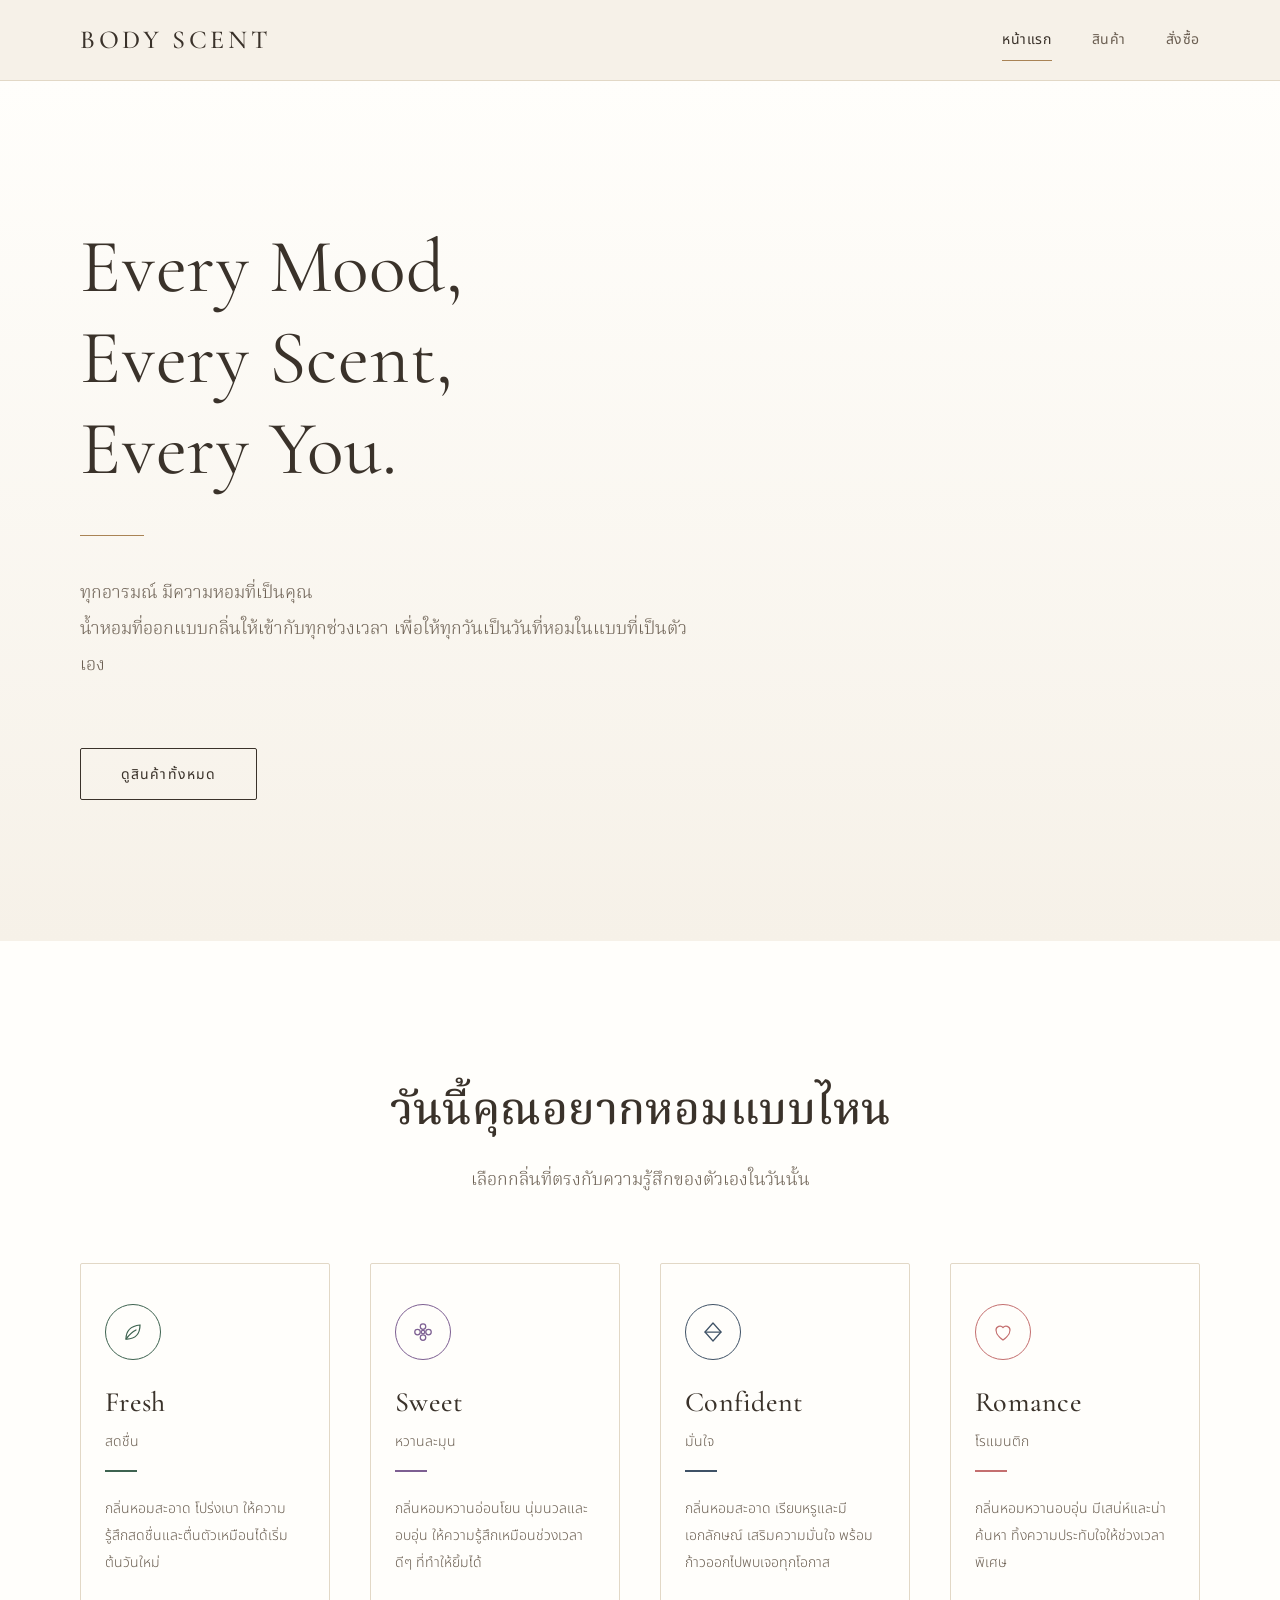
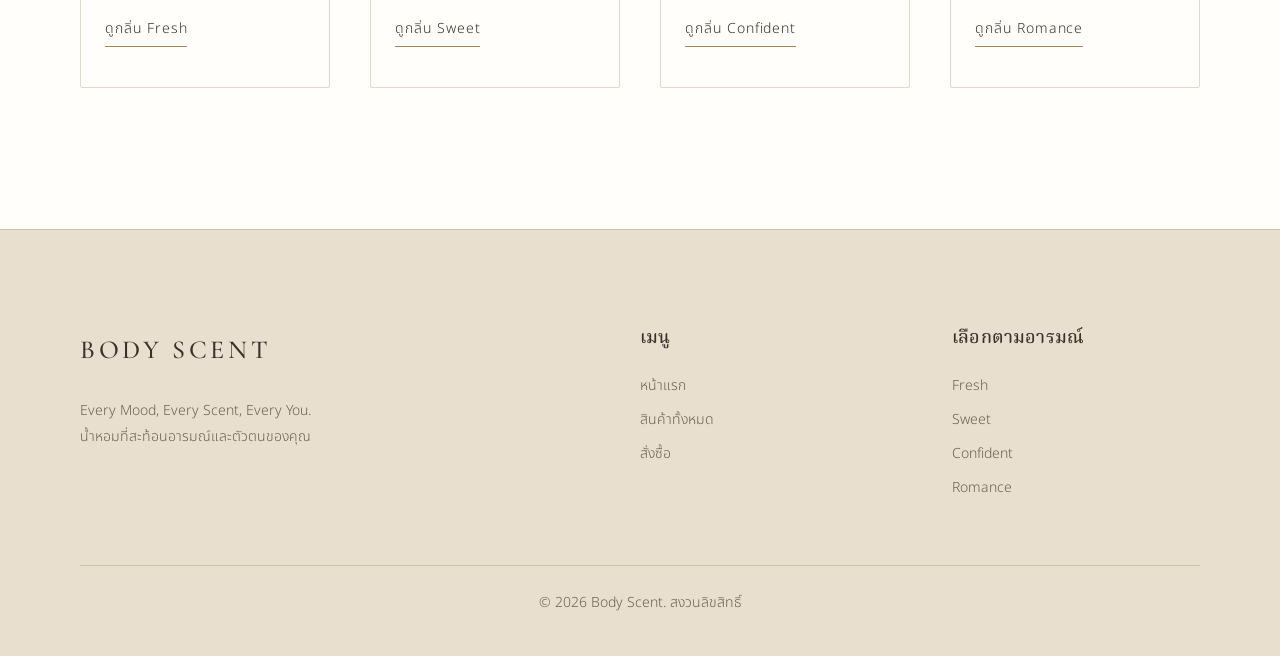
<file: index.html>
<!DOCTYPE html>
<html lang="th">
<head>
  <meta charset="UTF-8">
  <meta name="viewport" content="width=device-width, initial-scale=1">
  <title>Body Scent | Every Mood, Every Scent, Every You.</title>
  <meta name="description" content="Body Scent น้ำหอมฉีดตัวและโรลออนที่ออกแบบกลิ่นให้เข้ากับทุกอารมณ์ เลือกกลิ่นที่ตรงกับความรู้สึกของคุณในวันนี้">
  <link rel="stylesheet" href="style.css">

  <!-- สไตล์เฉพาะหน้าแรก (ย้ายไปรวมใน style.css ได้ภายหลัง) -->
  <style>
    /* Hero เต็มจอแรกที่เห็น (หักความสูง header 80px) */
    .hero--full {
      display: flex;
      align-items: center;
      min-height: calc(100vh - 80px);
      min-height: calc(100svh - 80px);
    }

    .hero--full .hero__content {
      animation: hero-in 1.4s var(--ease) both;
    }

    .hero__title span {
      display: block;
    }

    .hero__rule {
      width: 64px;
      height: 1px;
      margin: 0 0 var(--space-4);
      background: var(--color-accent);
      border: 0;
    }

    @keyframes hero-in {
      from { opacity: 0; transform: translateY(14px); }
      to { opacity: 1; transform: none; }
    }

    /* การ์ด mood: ทั้งใบเป็นลิงก์ ไปหน้า product.html?mood=xxx */
    .mood-card {
      display: flex;
      flex-direction: column;
      align-items: flex-start;
      padding: var(--space-4) var(--space-3);
      background: var(--color-white);
      border: var(--hairline-soft);
      border-radius: var(--radius);
      color: inherit;
      text-decoration: none;
      transition: border-color 0.4s var(--ease);
    }

    .mood-card:hover {
      color: inherit;
      border-color: var(--color-accent-soft);
    }

    .mood-card .mood-icon {
      margin-bottom: var(--space-3);
    }

    .mood-card h3 {
      margin-bottom: 0;
    }

    .mood-card__th {
      margin: var(--space-1) 0 0;
      font-size: var(--text-sm);
      color: var(--color-ink-soft);
    }

    .mood-card .mood-line {
      margin-bottom: var(--space-3);
    }

    .mood-card__desc {
      margin-bottom: var(--space-4);
      font-size: var(--text-sm);
      line-height: 1.9;
      color: var(--color-ink-soft);
    }

    .mood-card .link-line {
      margin-top: auto;
    }

    .mood-card:hover .link-line {
      color: var(--color-accent-deep);
    }

    .site-footer__copy {
      max-width: none;
      margin-bottom: 0;
    }
  </style>
</head>
<body>

  <header class="site-header">
    <div class="container site-header__inner">
      <a class="brand" href="index.html">BODY SCENT</a>
      <nav class="nav" aria-label="เมนูหลัก">
        <a href="index.html" aria-current="page">หน้าแรก</a>
        <a href="product.html">สินค้า</a>
        <a href="order.html">สั่งซื้อ</a>
      </nav>
    </div>
  </header>

  <main>

    <!-- Hero -->
    <section class="hero hero--full">
      <div class="container">
        <div class="hero__content">
          <h1 class="hero__title">
            <span>Every Mood,</span>
            <span>Every Scent,</span>
            <span>Every You.</span>
          </h1>
          <hr class="hero__rule">
          <p class="lead">ทุกอารมณ์ มีความหอมที่เป็นคุณ<br>
            น้ำหอมที่ออกแบบกลิ่นให้เข้ากับทุกช่วงเวลา เพื่อให้ทุกวันเป็นวันที่หอมในแบบที่เป็นตัวเอง</p>
          <div class="hero__actions">
            <a class="btn" href="product.html">ดูสินค้าทั้งหมด</a>
          </div>
        </div>
      </div>
    </section>

    <!-- เลือกตาม Mood -->
    <section class="section section--white" id="mood">
      <div class="container">
        <div class="section__header">
          <h2>วันนี้คุณอยากหอมแบบไหน</h2>
          <p class="lead">เลือกกลิ่นที่ตรงกับความรู้สึกของตัวเองในวันนั้น</p>
        </div>

        <div class="grid grid--4">

          <a class="mood-card" href="product.html?mood=fresh" data-mood="fresh">
            <span class="mood-icon" aria-hidden="true">
              <svg viewBox="0 0 24 24" stroke-linecap="round" stroke-linejoin="round">
                <path d="M5 19c0-8 5-13 14-14 0 9-5 14-13 14"/>
                <path d="M5 19c3-4 6-7 10-9"/>
              </svg>
            </span>
            <h3>Fresh</h3>
            <p class="mood-card__th">สดชื่น</p>
            <span class="mood-line"></span>
            <p class="mood-card__desc">กลิ่นหอมสะอาด โปร่งเบา ให้ความรู้สึกสดชื่นและตื่นตัวเหมือนได้เริ่มต้นวันใหม่</p>
            <span class="link-line">ดูกลิ่น Fresh</span>
          </a>

          <a class="mood-card" href="product.html?mood=sweet" data-mood="sweet">
            <span class="mood-icon" aria-hidden="true">
              <svg viewBox="0 0 24 24" stroke-linecap="round" stroke-linejoin="round">
                <circle cx="12" cy="12" r="1.75"/>
                <circle cx="12" cy="6.5" r="2.75"/>
                <circle cx="12" cy="17.5" r="2.75"/>
                <circle cx="6.5" cy="12" r="2.75"/>
                <circle cx="17.5" cy="12" r="2.75"/>
              </svg>
            </span>
            <h3>Sweet</h3>
            <p class="mood-card__th">หวานละมุน</p>
            <span class="mood-line"></span>
            <p class="mood-card__desc">กลิ่นหอมหวานอ่อนโยน นุ่มนวลและอบอุ่น ให้ความรู้สึกเหมือนช่วงเวลาดีๆ ที่ทำให้ยิ้มได้</p>
            <span class="link-line">ดูกลิ่น Sweet</span>
          </a>

          <a class="mood-card" href="product.html?mood=confident" data-mood="confident">
            <span class="mood-icon" aria-hidden="true">
              <svg viewBox="0 0 24 24" stroke-linecap="round" stroke-linejoin="round">
                <path d="M12 3l8 9-8 9-8-9z"/>
                <path d="M4 12h16"/>
              </svg>
            </span>
            <h3>Confident</h3>
            <p class="mood-card__th">มั่นใจ</p>
            <span class="mood-line"></span>
            <p class="mood-card__desc">กลิ่นหอมสะอาด เรียบหรูและมีเอกลักษณ์ เสริมความมั่นใจ พร้อมก้าวออกไปพบเจอทุกโอกาส</p>
            <span class="link-line">ดูกลิ่น Confident</span>
          </a>

          <a class="mood-card" href="product.html?mood=romance" data-mood="romance">
            <span class="mood-icon" aria-hidden="true">
              <svg viewBox="0 0 24 24" stroke-linecap="round" stroke-linejoin="round">
                <path d="M12 20s-7-4.5-7-10a4 4 0 0 1 7-2.5A4 4 0 0 1 19 10c0 5.5-7 10-7 10z"/>
              </svg>
            </span>
            <h3>Romance</h3>
            <p class="mood-card__th">โรแมนติก</p>
            <span class="mood-line"></span>
            <p class="mood-card__desc">กลิ่นหอมหวานอบอุ่น มีเสน่ห์และน่าค้นหา ทิ้งความประทับใจให้ช่วงเวลาพิเศษ</p>
            <span class="link-line">ดูกลิ่น Romance</span>
          </a>

        </div>
      </div>
    </section>

  </main>

  <footer class="site-footer">
    <div class="container">
      <div class="site-footer__grid">
        <div>
          <a class="brand" href="index.html">BODY SCENT</a>
          <p class="mt-3">Every Mood, Every Scent, Every You.<br>
            น้ำหอมที่สะท้อนอารมณ์และตัวตนของคุณ</p>
        </div>
        <div>
          <h4>เมนู</h4>
          <ul>
            <li><a href="index.html">หน้าแรก</a></li>
            <li><a href="product.html">สินค้าทั้งหมด</a></li>
            <li><a href="order.html">สั่งซื้อ</a></li>
          </ul>
        </div>
        <div>
          <h4>เลือกตามอารมณ์</h4>
          <ul>
            <li><a href="product.html?mood=fresh">Fresh</a></li>
            <li><a href="product.html?mood=sweet">Sweet</a></li>
            <li><a href="product.html?mood=confident">Confident</a></li>
            <li><a href="product.html?mood=romance">Romance</a></li>
          </ul>
        </div>
      </div>
      <p class="site-footer__copy">&copy; 2026 Body Scent. สงวนลิขสิทธิ์</p>
    </div>
  </footer>

  <script src="script.js"></script>
</body>
</html>
</file>
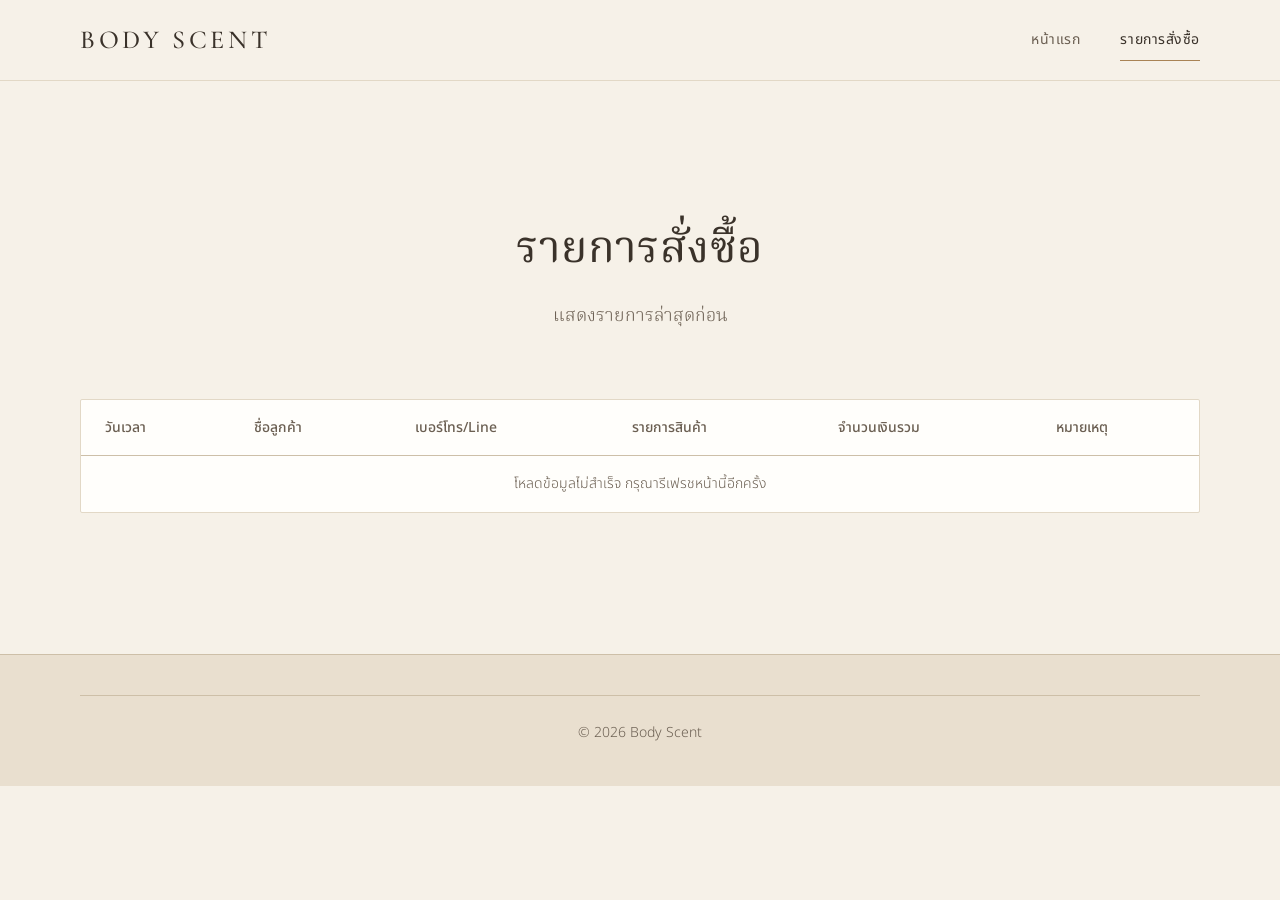
<file: admin.html>
<!DOCTYPE html>
<html lang="th">
<head>
  <meta charset="UTF-8">
  <meta name="viewport" content="width=device-width, initial-scale=1">
  <title>รายการสั่งซื้อ | Body Scent Admin</title>
  <meta name="robots" content="noindex, nofollow">
  <link rel="stylesheet" href="style.css">

  <!-- สไตล์เฉพาะหน้าแอดมิน (ย้ายไปรวมใน style.css ได้ภายหลัง) -->
  <style>
    .page-title {
      font-size: var(--text-xl);
    }

    .table-wrap {
      overflow-x: auto;
      background: var(--color-white);
      border: var(--hairline-soft);
      border-radius: var(--radius);
    }

    #ordersTable {
      width: 100%;
      min-width: 820px;
      border-collapse: collapse;
      font-size: var(--text-sm);
      line-height: 1.7;
    }

    #ordersTable th,
    #ordersTable td {
      padding: var(--space-2) var(--space-3);
      text-align: left;
      vertical-align: top;
      border-bottom: var(--hairline-soft);
    }

    #ordersTable thead th {
      font-weight: 500;
      white-space: nowrap;
      color: var(--color-ink-soft);
      border-bottom: var(--hairline);
    }

    #ordersTable tbody tr:last-child td {
      border-bottom: 0;
    }

    #ordersTable tbody tr:hover {
      background: var(--color-cream);
    }

    /* วันเวลาและจำนวนเงินไม่ตัดบรรทัด ส่วนรายการ/หมายเหตุให้ตัดคำได้ */
    #ordersTable td:nth-child(1),
    #ordersTable td:nth-child(5) {
      white-space: nowrap;
    }

    #ordersTable td:nth-child(4),
    #ordersTable td:nth-child(6) {
      min-width: 180px;
    }

    .site-footer__copy {
      max-width: none;
      margin: 0;
    }

    .admin-footer {
      padding-block: var(--space-4);
    }
  </style>
</head>
<body>

  <header class="site-header">
    <div class="container site-header__inner">
      <a class="brand" href="index.html">BODY SCENT</a>
      <nav class="nav" aria-label="เมนูหลัก">
        <a href="index.html">หน้าแรก</a>
        <a href="admin.html" aria-current="page">รายการสั่งซื้อ</a>
      </nav>
    </div>
  </header>

  <main>
    <section class="section">
      <div class="container">

        <div class="section__header">
          <h1 class="page-title">รายการสั่งซื้อ</h1>
          <p class="lead">แสดงรายการล่าสุดก่อน</p>
        </div>

        <div class="table-wrap">
          <table id="ordersTable">
            <thead>
              <tr>
                <th scope="col">วันเวลา</th>
                <th scope="col">ชื่อลูกค้า</th>
                <th scope="col">เบอร์โทร/Line</th>
                <th scope="col">รายการสินค้า</th>
                <th scope="col">จำนวนเงินรวม</th>
                <th scope="col">หมายเหตุ</th>
              </tr>
            </thead>
            <tbody></tbody>
          </table>
        </div>

      </div>
    </section>
  </main>

  <footer class="site-footer admin-footer">
    <div class="container">
      <p class="site-footer__copy">&copy; 2026 Body Scent</p>
    </div>
  </footer>

  <script src="script.js"></script>
</body>
</html>
</file>
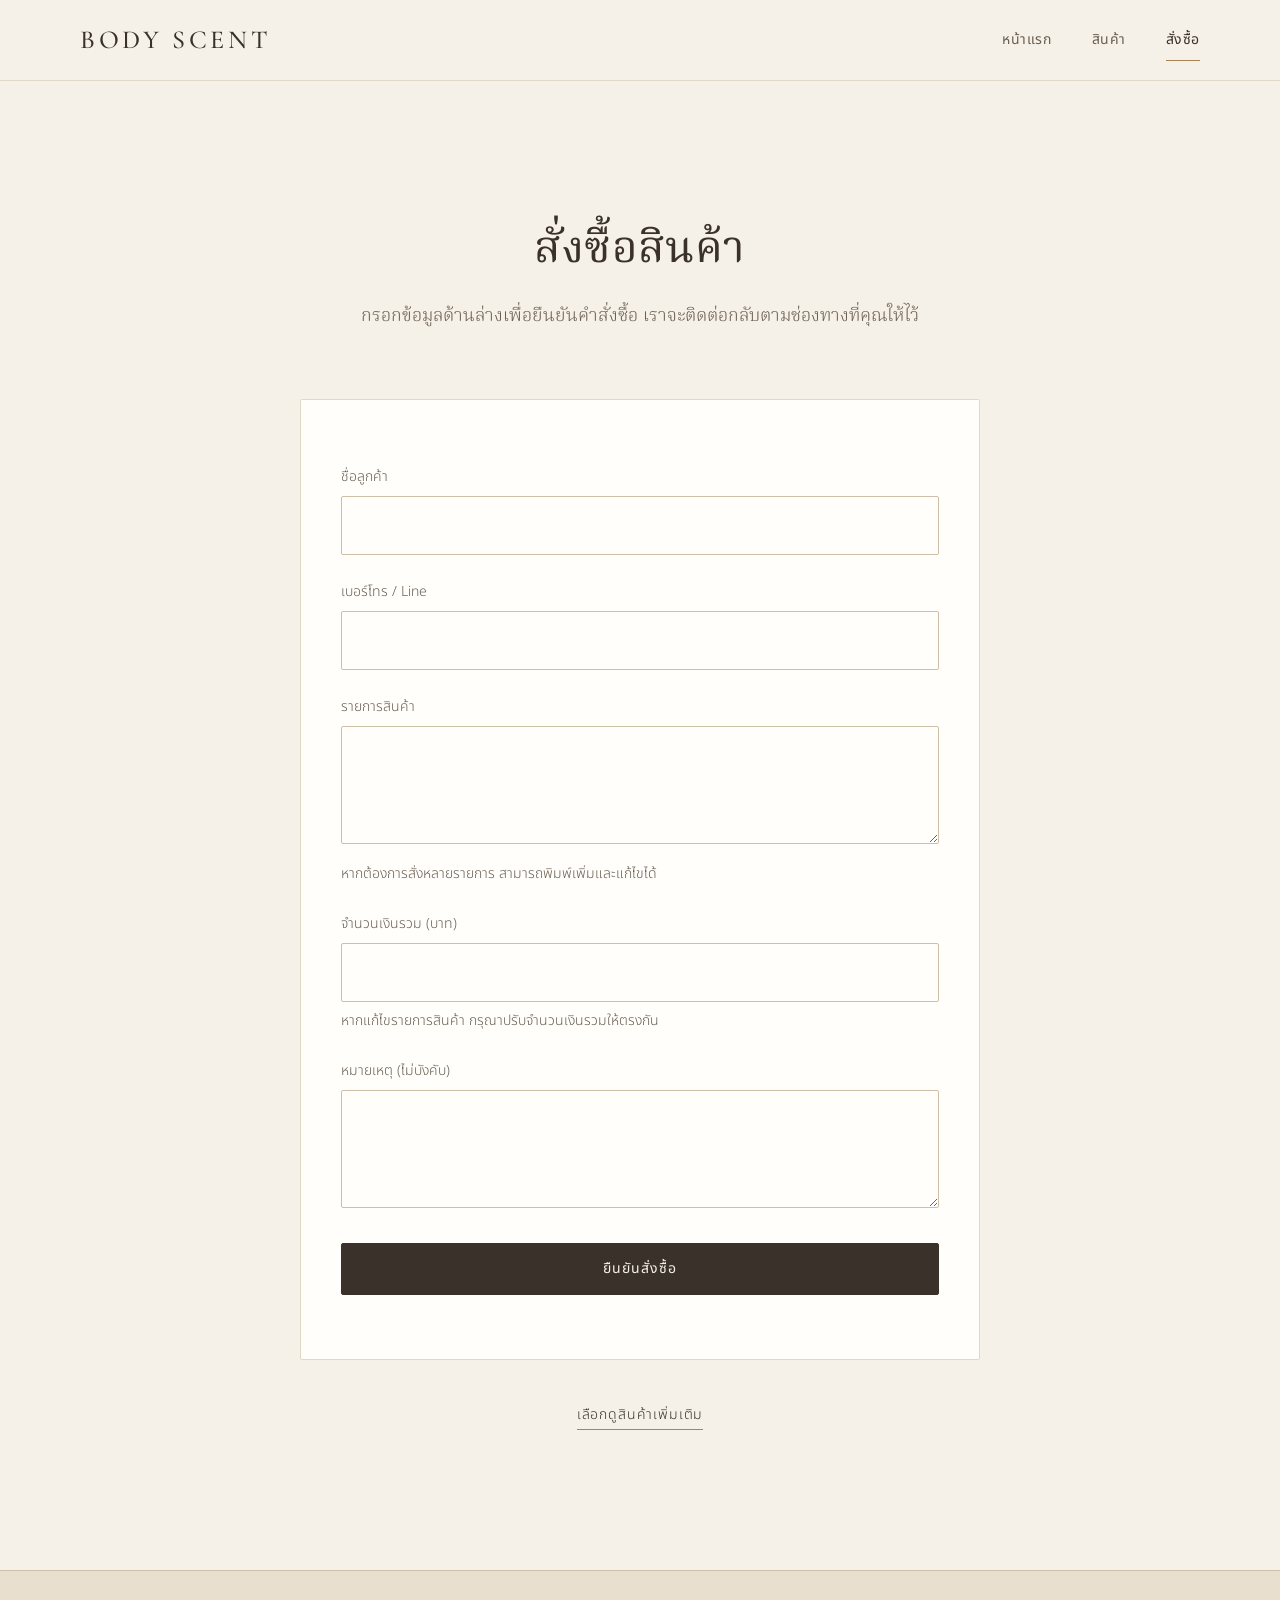
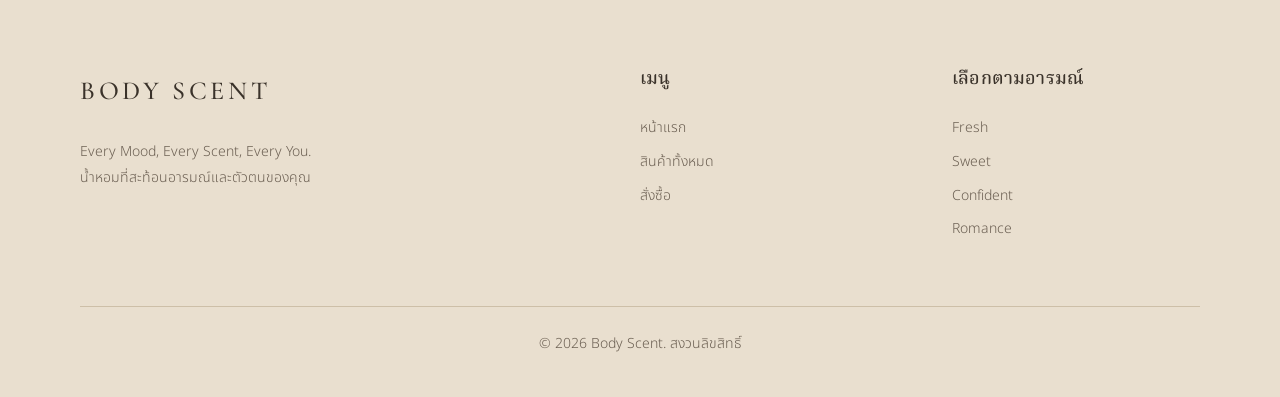
<file: order.html>
<!DOCTYPE html>
<html lang="th">
<head>
  <meta charset="UTF-8">
  <meta name="viewport" content="width=device-width, initial-scale=1">
  <title>สั่งซื้อ | Body Scent</title>
  <meta name="description" content="สั่งซื้อน้ำหอมฉีดตัวและโรลออน Body Scent กรอกข้อมูลเพื่อยืนยันคำสั่งซื้อ">
  <link rel="stylesheet" href="style.css">

  <!-- สไตล์เฉพาะหน้าสั่งซื้อ (ย้ายไปรวมใน style.css ได้ภายหลัง) -->
  <style>
    .page-title {
      font-size: var(--text-xl);
    }

    .order-card {
      padding: var(--space-5) var(--space-4);
      background: var(--color-white);
      border: var(--hairline-soft);
      border-radius: var(--radius);
    }

    .field__hint {
      margin: 0.4rem 0 0;
      font-size: var(--text-sm);
      color: var(--color-ink-soft);
    }

    .order-card .btn {
      margin-top: var(--space-3);
    }

    .order-back {
      margin-top: var(--space-4);
      text-align: center;
    }

    .order-back p {
      max-width: none;
      margin: 0;
    }

    .site-footer__copy {
      max-width: none;
      margin-bottom: 0;
    }

    @media (max-width: 600px) {
      .order-card {
        padding: var(--space-4) var(--space-3);
      }
    }
  </style>
</head>
<body>

  <header class="site-header">
    <div class="container site-header__inner">
      <a class="brand" href="index.html">BODY SCENT</a>
      <nav class="nav" aria-label="เมนูหลัก">
        <a href="index.html">หน้าแรก</a>
        <a href="product.html">สินค้า</a>
        <a href="order.html" aria-current="page">สั่งซื้อ</a>
      </nav>
    </div>
  </header>

  <main>
    <section class="section">
      <div class="container container--narrow">

        <div class="section__header">
          <h1 class="page-title">สั่งซื้อสินค้า</h1>
          <p class="lead">กรอกข้อมูลด้านล่างเพื่อยืนยันคำสั่งซื้อ เราจะติดต่อกลับตามช่องทางที่คุณให้ไว้</p>
        </div>

        <div class="order-card">
          <form id="orderForm">

            <div class="field">
              <label for="customerName">ชื่อลูกค้า</label>
              <input class="input" type="text" id="customerName" name="customerName"
                     autocomplete="name" required>
            </div>

            <div class="field">
              <label for="contact">เบอร์โทร / Line</label>
              <input class="input" type="text" id="contact" name="contact"
                     autocomplete="off" required>
            </div>

            <div class="field">
              <label for="items">รายการสินค้า</label>
              <textarea class="textarea" id="items" name="items" rows="3" required
                        style="min-height: 90px;"></textarea>
              <p class="field__hint">หากต้องการสั่งหลายรายการ สามารถพิมพ์เพิ่มและแก้ไขได้</p>
            </div>

            <div class="field">
              <label for="total">จำนวนเงินรวม (บาท)</label>
              <input class="input" type="number" id="total" name="total"
                     min="0" step="any" inputmode="decimal" required>
              <p class="field__hint">หากแก้ไขรายการสินค้า กรุณาปรับจำนวนเงินรวมให้ตรงกัน</p>
            </div>

            <div class="field">
              <label for="note">หมายเหตุ (ไม่บังคับ)</label>
              <textarea class="textarea" id="note" name="note" rows="3"
                        style="min-height: 90px;"></textarea>
            </div>

            <button class="btn btn--solid btn--block" type="submit">ยืนยันสั่งซื้อ</button>

          </form>
        </div>

        <div class="order-back">
          <p><a class="link-line" href="product.html">เลือกดูสินค้าเพิ่มเติม</a></p>
        </div>

      </div>
    </section>
  </main>

  <footer class="site-footer">
    <div class="container">
      <div class="site-footer__grid">
        <div>
          <a class="brand" href="index.html">BODY SCENT</a>
          <p class="mt-3">Every Mood, Every Scent, Every You.<br>
            น้ำหอมที่สะท้อนอารมณ์และตัวตนของคุณ</p>
        </div>
        <div>
          <h4>เมนู</h4>
          <ul>
            <li><a href="index.html">หน้าแรก</a></li>
            <li><a href="product.html">สินค้าทั้งหมด</a></li>
            <li><a href="order.html">สั่งซื้อ</a></li>
          </ul>
        </div>
        <div>
          <h4>เลือกตามอารมณ์</h4>
          <ul>
            <li><a href="product.html?mood=fresh">Fresh</a></li>
            <li><a href="product.html?mood=sweet">Sweet</a></li>
            <li><a href="product.html?mood=confident">Confident</a></li>
            <li><a href="product.html?mood=romance">Romance</a></li>
          </ul>
        </div>
      </div>
      <p class="site-footer__copy">&copy; 2026 Body Scent. สงวนลิขสิทธิ์</p>
    </div>
  </footer>

  <script src="script.js"></script>
</body>
</html>
</file>
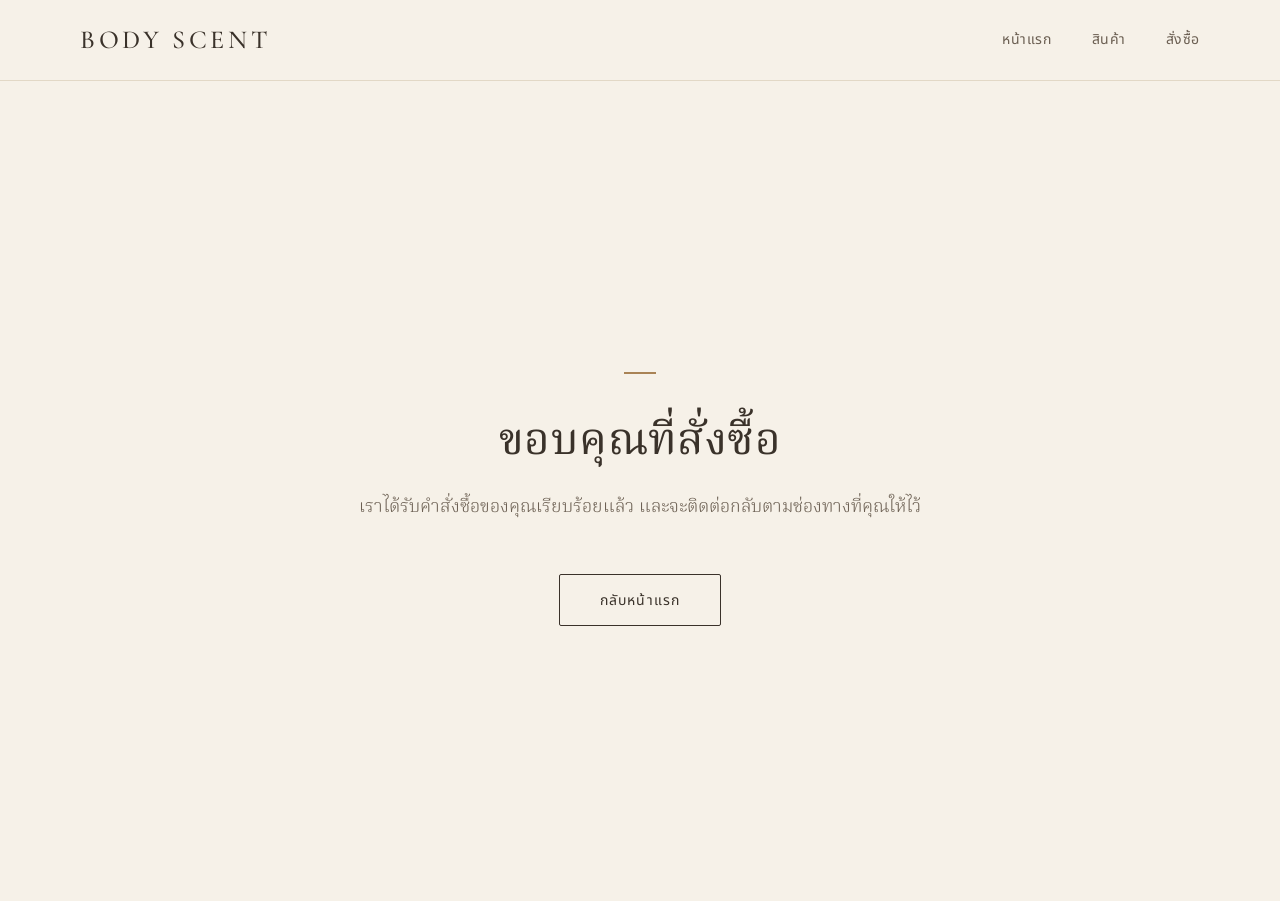
<file: thankyou.html>
<!DOCTYPE html>
<html lang="th">
<head>
  <meta charset="UTF-8">
  <meta name="viewport" content="width=device-width, initial-scale=1">
  <title>ขอบคุณที่สั่งซื้อ | Body Scent</title>
  <meta name="robots" content="noindex">
  <link rel="stylesheet" href="style.css">

  <!-- สไตล์เฉพาะหน้านี้ (ย้ายไปรวมใน style.css ได้ภายหลัง) -->
  <style>
    .thanks {
      display: flex;
      align-items: center;
      min-height: calc(100vh - 80px);
      min-height: calc(100svh - 80px);
      padding-block: var(--space-6);
    }

    .thanks .mood-line {
      margin-bottom: var(--space-4);
    }

    .thanks h1 {
      font-size: var(--text-xl);
    }

    .thanks .btn {
      margin-top: var(--space-3);
    }
  </style>
</head>
<body>

  <header class="site-header">
    <div class="container site-header__inner">
      <a class="brand" href="index.html">BODY SCENT</a>
      <nav class="nav" aria-label="เมนูหลัก">
        <a href="index.html">หน้าแรก</a>
        <a href="product.html">สินค้า</a>
        <a href="order.html">สั่งซื้อ</a>
      </nav>
    </div>
  </header>

  <main class="thanks">
    <div class="container container--narrow text-center">
      <span class="mood-line"></span>
      <h1>ขอบคุณที่สั่งซื้อ</h1>
      <p class="lead">เราได้รับคำสั่งซื้อของคุณเรียบร้อยแล้ว และจะติดต่อกลับตามช่องทางที่คุณให้ไว้</p>
      <a class="btn" href="index.html">กลับหน้าแรก</a>
    </div>
  </main>

  <script src="script.js"></script>
</body>
</html>
</file>
<file: style.css>
/* ==========================================================================
   Body Scent — Global Theme
   โทนพรีเมียม เรียบหรู มินิมอล | ขาว-ครีม-เบจเข้ม | accent ทอง/บรอนซ์อ่อน
   ========================================================================== */

@import url("https://fonts.googleapis.com/css2?family=Cormorant+Garamond:wght@400;500;600&family=Noto+Serif+Thai:wght@300;400;500;600&family=Noto+Sans+Thai:wght@300;400;500&display=swap");

/* --------------------------------------------------------------------------
   1. Design tokens
   -------------------------------------------------------------------------- */
:root {
  /* พื้นหลัง */
  --color-white: #fffefb;
  --color-cream: #f6f1e8;
  --color-sand: #e9dfcf;
  --color-beige-deep: #b9a68a;

  /* ตัวอักษร / เส้น (น้ำตาลเข้มนุ่ม ไม่ใช้ดำสนิท) */
  --color-ink: #3a322a;
  --color-ink-soft: #6b5f52;
  --color-line: #cdbfa8;
  --color-line-soft: #e2d8c6;

  /* accent ทอง/บรอนซ์อ่อน */
  --color-accent: #a98355;
  --color-accent-deep: #8a6a42;
  --color-accent-soft: #d9c29a;

  /* mood — ใช้เป็นจุดเล็กๆ เท่านั้น */
  --mood-fresh: #3e6350;
  --mood-sweet: #7d5f92;
  --mood-confident: #3f5266;
  --mood-romance: #c46f6f;
  --mood: var(--color-accent); /* ค่าเริ่มต้น ถูกทับด้วย [data-mood] */

  /* ฟอนต์ */
  --font-display: "Cormorant Garamond", "Noto Serif Thai", Georgia, "Times New Roman", serif;
  --font-serif: "Noto Serif Thai", Georgia, "Times New Roman", serif;
  --font-sans: "Noto Sans Thai", "Helvetica Neue", Arial, sans-serif;

  /* ขนาดตัวอักษร */
  --text-sm: 0.875rem;
  --text-base: 1rem;
  --text-md: 1.125rem;
  --text-lg: clamp(1.375rem, 1.1rem + 1vw, 1.75rem);
  --text-xl: clamp(1.875rem, 1.3rem + 2vw, 2.75rem);
  --text-2xl: clamp(2.5rem, 1.6rem + 4vw, 4.75rem);

  /* spacing — เว้นระยะเยอะให้โปร่ง */
  --space-1: 0.5rem;
  --space-2: 1rem;
  --space-3: 1.5rem;
  --space-4: 2.5rem;
  --space-5: 4rem;
  --space-6: 6rem;
  --space-7: clamp(5rem, 4rem + 6vw, 9rem);

  --container: 1120px;
  --container-narrow: 680px;
  --gutter: clamp(1.25rem, 5vw, 3rem);

  --hairline: 1px solid var(--color-line);
  --hairline-soft: 1px solid var(--color-line-soft);
  --radius: 2px;
  --ease: cubic-bezier(0.22, 0.61, 0.36, 1);
}

/* --------------------------------------------------------------------------
   2. Mood — กำหนดตัวแปร --mood ตาม data-mood ของ element
   ใช้ได้กับ card, หัวข้อ, ปุ่ม filter ฯลฯ เช่น <article data-mood="fresh">
   -------------------------------------------------------------------------- */
[data-mood="fresh"] { --mood: var(--mood-fresh); }
[data-mood="sweet"] { --mood: var(--mood-sweet); }
[data-mood="confident"] { --mood: var(--mood-confident); }
[data-mood="romance"] { --mood: var(--mood-romance); }

/* --------------------------------------------------------------------------
   3. Reset & base
   -------------------------------------------------------------------------- */
*,
*::before,
*::after {
  box-sizing: border-box;
}

html {
  -webkit-text-size-adjust: 100%;
  scroll-behavior: smooth;
}

body {
  margin: 0;
  background: var(--color-cream);
  color: var(--color-ink);
  font-family: var(--font-sans);
  font-size: var(--text-base);
  font-weight: 300;
  line-height: 1.85;
  -webkit-font-smoothing: antialiased;
  text-rendering: optimizeLegibility;
}

img,
picture,
svg {
  display: block;
  max-width: 100%;
}

img {
  height: auto;
}

a {
  color: inherit;
  text-decoration-color: var(--color-accent-soft);
  text-underline-offset: 0.3em;
  transition: color 0.3s var(--ease), text-decoration-color 0.3s var(--ease);
}

a:hover {
  color: var(--color-accent-deep);
  text-decoration-color: var(--color-accent);
}

ul,
ol {
  margin: 0;
  padding: 0;
  list-style: none;
}

button,
input,
select,
textarea {
  font: inherit;
  color: inherit;
}

::selection {
  background: var(--color-accent-soft);
  color: var(--color-ink);
}

:focus-visible {
  outline: 1px solid var(--color-accent-deep);
  outline-offset: 4px;
}

/* --------------------------------------------------------------------------
   4. Typography
   -------------------------------------------------------------------------- */
h1,
h2,
h3,
h4 {
  margin: 0 0 var(--space-3);
  font-family: var(--font-display);
  font-weight: 500;
  line-height: 1.3;
  letter-spacing: 0.01em;
  color: var(--color-ink);
}

h1 {
  font-size: var(--text-2xl);
  line-height: 1.2;
  font-weight: 400;
}

h2 {
  font-size: var(--text-xl);
}

h3 {
  font-size: var(--text-lg);
}

h4 {
  font-size: var(--text-md);
}

p {
  margin: 0 0 var(--space-3);
  max-width: 62ch;
}

.lead {
  font-family: var(--font-serif);
  font-size: var(--text-md);
  font-weight: 300;
  line-height: 2;
  color: var(--color-ink-soft);
}

.text-soft {
  color: var(--color-ink-soft);
}

.text-small {
  font-size: var(--text-sm);
}

.text-center {
  text-align: center;
}

.text-center p {
  margin-inline: auto;
}

/* --------------------------------------------------------------------------
   5. Layout
   -------------------------------------------------------------------------- */
.container {
  width: 100%;
  max-width: calc(var(--container) + var(--gutter) * 2);
  margin-inline: auto;
  padding-inline: var(--gutter);
}

.container--narrow {
  max-width: calc(var(--container-narrow) + var(--gutter) * 2);
}

.section {
  padding-block: var(--space-7);
}

.section--white {
  background: var(--color-white);
}

.section--sand {
  background: var(--color-sand);
}

.section--bordered {
  border-top: var(--hairline-soft);
}

.section__header {
  max-width: var(--container-narrow);
  margin: 0 auto var(--space-5);
  text-align: center;
}

.section__header p {
  margin-inline: auto;
}

/* เส้นแบ่งบางๆ พร้อมจุด accent ตรงกลาง */
.divider {
  position: relative;
  height: 1px;
  margin: var(--space-5) auto;
  max-width: 120px;
  background: var(--color-line);
  border: 0;
}

.divider::after {
  content: "";
  position: absolute;
  top: 50%;
  left: 50%;
  width: 5px;
  height: 5px;
  background: var(--color-accent);
  transform: translate(-50%, -50%) rotate(45deg);
}

.grid {
  display: grid;
  gap: var(--space-5) var(--space-4);
}

.grid--2 { grid-template-columns: repeat(2, 1fr); }
.grid--3 { grid-template-columns: repeat(3, 1fr); }
.grid--4 { grid-template-columns: repeat(4, 1fr); }

.split {
  display: grid;
  grid-template-columns: 1fr 1fr;
  gap: var(--space-5);
  align-items: center;
}

/* --------------------------------------------------------------------------
   6. Header & navigation
   -------------------------------------------------------------------------- */
.site-header {
  position: sticky;
  top: 0;
  z-index: 50;
  background: rgba(246, 241, 232, 0.94);
  backdrop-filter: blur(8px);
  -webkit-backdrop-filter: blur(8px);
  border-bottom: var(--hairline-soft);
}

.site-header__inner {
  display: flex;
  align-items: center;
  justify-content: space-between;
  gap: var(--space-3);
  min-height: 80px;
}

.brand {
  font-family: var(--font-display);
  font-size: 1.625rem;
  font-weight: 500;
  letter-spacing: 0.14em;
  text-decoration: none;
  color: var(--color-ink);
}

.brand:hover {
  color: var(--color-ink);
}

.nav {
  display: flex;
  align-items: center;
  gap: var(--space-4);
}

.nav a {
  font-size: var(--text-sm);
  font-weight: 400;
  letter-spacing: 0.04em;
  text-decoration: none;
  color: var(--color-ink-soft);
  padding-block: var(--space-1);
  border-bottom: 1px solid transparent;
}

.nav a:hover,
.nav a[aria-current="page"] {
  color: var(--color-ink);
  border-bottom-color: var(--color-accent);
}

/* --------------------------------------------------------------------------
   7. Buttons — เส้นบาง สีเข้มนุ่มตา
   -------------------------------------------------------------------------- */
.btn {
  display: inline-flex;
  align-items: center;
  justify-content: center;
  gap: var(--space-1);
  padding: 0.95rem 2.5rem;
  background: transparent;
  color: var(--color-ink);
  border: 1px solid var(--color-ink);
  border-radius: var(--radius);
  font-family: var(--font-sans);
  font-size: var(--text-sm);
  font-weight: 400;
  letter-spacing: 0.08em;
  line-height: 1.4;
  text-decoration: none;
  cursor: pointer;
  transition: background-color 0.35s var(--ease), color 0.35s var(--ease),
    border-color 0.35s var(--ease);
}

.btn:hover {
  background: var(--color-ink);
  color: var(--color-cream);
  border-color: var(--color-ink);
}

.btn--solid {
  background: var(--color-ink);
  color: var(--color-cream);
}

.btn--solid:hover {
  background: var(--color-accent-deep);
  border-color: var(--color-accent-deep);
  color: var(--color-white);
}

.btn--accent {
  border-color: var(--color-accent);
  color: var(--color-accent-deep);
}

.btn--accent:hover {
  background: var(--color-accent);
  border-color: var(--color-accent);
  color: var(--color-white);
}

.btn--block {
  display: flex;
  width: 100%;
}

.btn:disabled,
.btn[aria-disabled="true"] {
  opacity: 0.45;
  cursor: not-allowed;
  pointer-events: none;
}

/* ลิงก์ข้อความขีดเส้นใต้บางๆ */
.link-line {
  font-size: var(--text-sm);
  letter-spacing: 0.06em;
  text-decoration: none;
  padding-bottom: 0.3em;
  border-bottom: 1px solid var(--color-accent);
}

/* --------------------------------------------------------------------------
   8. Mood accents — แตะสีเบาๆ แค่จุดเล็กๆ ไม่ทาพื้นหลัง
   -------------------------------------------------------------------------- */

/* จุดกลมเล็ก ใช้ข้างชื่อ mood หรือใน filter */
.mood-dot {
  display: inline-block;
  width: 8px;
  height: 8px;
  flex-shrink: 0;
  border-radius: 50%;
  background: var(--mood);
}

/* เส้นสั้นๆ ใต้หัวข้อ */
.mood-line {
  display: block;
  width: 32px;
  height: 2px;
  margin-top: var(--space-2);
  background: var(--mood);
  border: 0;
}

.text-center .mood-line {
  margin-inline: auto;
}

/* ชื่อ mood พร้อมจุดนำหน้า */
.mood-tag {
  display: inline-flex;
  align-items: center;
  gap: 0.6rem;
  font-size: var(--text-sm);
  letter-spacing: 0.06em;
  color: var(--color-ink-soft);
}

.mood-tag::before {
  content: "";
  width: 8px;
  height: 8px;
  border-radius: 50%;
  background: var(--mood);
}

/* ไอคอนวงกลมเส้นบาง สีของ mood เฉพาะเส้นขอบและตัวไอคอน */
.mood-icon {
  display: inline-flex;
  align-items: center;
  justify-content: center;
  width: 56px;
  height: 56px;
  border: 1px solid var(--mood);
  border-radius: 50%;
  color: var(--mood);
  background: transparent;
}

.mood-icon svg {
  width: 24px;
  height: 24px;
  stroke: currentColor;
  fill: none;
  stroke-width: 1.25;
}

/* --------------------------------------------------------------------------
   9. Hero
   -------------------------------------------------------------------------- */
.hero {
  padding-block: var(--space-7);
  background: linear-gradient(180deg, var(--color-white) 0%, var(--color-cream) 100%);
}

.hero__content {
  max-width: 720px;
}

.hero h1 {
  margin-bottom: var(--space-4);
}

.hero .lead {
  margin-bottom: var(--space-5);
}

.hero__actions {
  display: flex;
  flex-wrap: wrap;
  gap: var(--space-3);
  align-items: center;
}

/* --------------------------------------------------------------------------
   10. Product card
   -------------------------------------------------------------------------- */
.product-card {
  display: flex;
  flex-direction: column;
  background: var(--color-white);
  border: var(--hairline-soft);
  border-radius: var(--radius);
  transition: border-color 0.4s var(--ease);
}

.product-card:hover {
  border-color: var(--color-accent-soft);
}

.product-card__media {
  position: relative;
  aspect-ratio: 4 / 5;
  overflow: hidden;
  background: var(--color-sand);
}

.product-card__media img {
  width: 100%;
  height: 100%;
  object-fit: cover;
}

.product-card__body {
  display: flex;
  flex-direction: column;
  flex: 1;
  padding: var(--space-3) var(--space-3) var(--space-4);
}

.product-card__mood {
  margin-bottom: var(--space-2);
}

.product-card__title {
  margin-bottom: var(--space-1);
  font-size: var(--text-md);
  line-height: 1.5;
}

.product-card__meta {
  margin-bottom: var(--space-2);
  font-size: var(--text-sm);
  color: var(--color-ink-soft);
}

.product-card__desc {
  margin-bottom: var(--space-3);
  font-size: var(--text-sm);
  line-height: 1.8;
  color: var(--color-ink-soft);
}

.product-card__footer {
  display: flex;
  align-items: center;
  justify-content: space-between;
  gap: var(--space-2);
  margin-top: auto;
  padding-top: var(--space-3);
  border-top: var(--hairline-soft);
}

.price {
  font-family: var(--font-display);
  font-size: var(--text-lg);
  font-weight: 500;
  color: var(--color-accent-deep);
  line-height: 1;
}

.price small {
  margin-left: 0.25em;
  font-family: var(--font-sans);
  font-size: var(--text-sm);
  font-weight: 300;
  color: var(--color-ink-soft);
}

/* --------------------------------------------------------------------------
   11. Filter (กรองตาม mood / ประเภท)
   -------------------------------------------------------------------------- */
.filter {
  display: flex;
  flex-wrap: wrap;
  justify-content: center;
  gap: var(--space-2) var(--space-3);
  margin-bottom: var(--space-5);
}

.filter__btn {
  display: inline-flex;
  align-items: center;
  gap: 0.6rem;
  padding: 0.6rem 1.4rem;
  background: transparent;
  border: 1px solid var(--color-line);
  border-radius: 999px;
  font-size: var(--text-sm);
  letter-spacing: 0.04em;
  color: var(--color-ink-soft);
  cursor: pointer;
  transition: border-color 0.3s var(--ease), color 0.3s var(--ease),
    background-color 0.3s var(--ease);
}

.filter__btn:hover {
  border-color: var(--color-accent);
  color: var(--color-ink);
}

.filter__btn.is-active,
.filter__btn[aria-pressed="true"] {
  border-color: var(--color-ink);
  background: var(--color-white);
  color: var(--color-ink);
}

/* --------------------------------------------------------------------------
   12. Forms
   -------------------------------------------------------------------------- */
.field {
  margin-bottom: var(--space-3);
}

.field label {
  display: block;
  margin-bottom: 0.4rem;
  font-size: var(--text-sm);
  color: var(--color-ink-soft);
}

.input,
.select,
.textarea {
  width: 100%;
  padding: 0.85rem 1rem;
  background: var(--color-white);
  border: 1px solid var(--color-line);
  border-radius: var(--radius);
  font-weight: 300;
  transition: border-color 0.3s var(--ease);
}

.input:hover,
.select:hover,
.textarea:hover {
  border-color: var(--color-beige-deep);
}

.input:focus,
.select:focus,
.textarea:focus {
  outline: none;
  border-color: var(--color-accent-deep);
}

.textarea {
  min-height: 140px;
  resize: vertical;
}

/* --------------------------------------------------------------------------
   13. Footer
   -------------------------------------------------------------------------- */
.site-footer {
  padding-block: var(--space-6) var(--space-4);
  background: var(--color-sand);
  border-top: var(--hairline);
  color: var(--color-ink-soft);
  font-size: var(--text-sm);
}

.site-footer__grid {
  display: grid;
  grid-template-columns: 2fr 1fr 1fr;
  gap: var(--space-5);
  margin-bottom: var(--space-5);
}

.site-footer h4 {
  font-size: var(--text-md);
}

.site-footer li + li {
  margin-top: var(--space-1);
}

.site-footer a {
  text-decoration: none;
}

.site-footer__copy {
  padding-top: var(--space-3);
  border-top: 1px solid var(--color-line);
  text-align: center;
}

/* --------------------------------------------------------------------------
   14. Utilities
   -------------------------------------------------------------------------- */
.visually-hidden {
  position: absolute;
  width: 1px;
  height: 1px;
  margin: -1px;
  padding: 0;
  overflow: hidden;
  clip: rect(0, 0, 0, 0);
  white-space: nowrap;
  border: 0;
}

.mt-0 { margin-top: 0; }
.mt-3 { margin-top: var(--space-3); }
.mt-4 { margin-top: var(--space-4); }
.mt-5 { margin-top: var(--space-5); }
.mb-0 { margin-bottom: 0; }
.mb-4 { margin-bottom: var(--space-4); }
.mb-5 { margin-bottom: var(--space-5); }

/* --------------------------------------------------------------------------
   15. Responsive
   -------------------------------------------------------------------------- */
@media (max-width: 1024px) {
  .grid--4 { grid-template-columns: repeat(3, 1fr); }
}

@media (max-width: 860px) {
  .grid--3,
  .grid--4 { grid-template-columns: repeat(2, 1fr); }

  .split {
    grid-template-columns: 1fr;
    gap: var(--space-4);
  }

  .site-footer__grid {
    grid-template-columns: 1fr 1fr;
  }

  .site-footer__grid > :first-child {
    grid-column: 1 / -1;
  }
}

@media (max-width: 600px) {
  :root {
    --space-5: 3rem;
    --space-6: 4rem;
  }

  body {
    line-height: 1.8;
  }

  .grid--2,
  .grid--3,
  .grid--4 { grid-template-columns: 1fr; }

  .site-header__inner {
    flex-direction: column;
    justify-content: center;
    gap: var(--space-1);
    padding-block: var(--space-2);
  }

  .nav {
    gap: var(--space-3);
  }

  .hero__actions {
    flex-direction: column;
    align-items: stretch;
  }

  .hero__actions .btn {
    width: 100%;
  }

  .filter {
    gap: var(--space-1);
  }

  .filter__btn {
    padding: 0.5rem 1rem;
  }

  .site-footer__grid {
    grid-template-columns: 1fr;
    gap: var(--space-4);
  }
}

/* --------------------------------------------------------------------------
   16. Reduced motion
   -------------------------------------------------------------------------- */
@media (prefers-reduced-motion: reduce) {
  html {
    scroll-behavior: auto;
  }

  *,
  *::before,
  *::after {
    transition-duration: 0.01ms !important;
    animation-duration: 0.01ms !important;
  }
}
</file>
